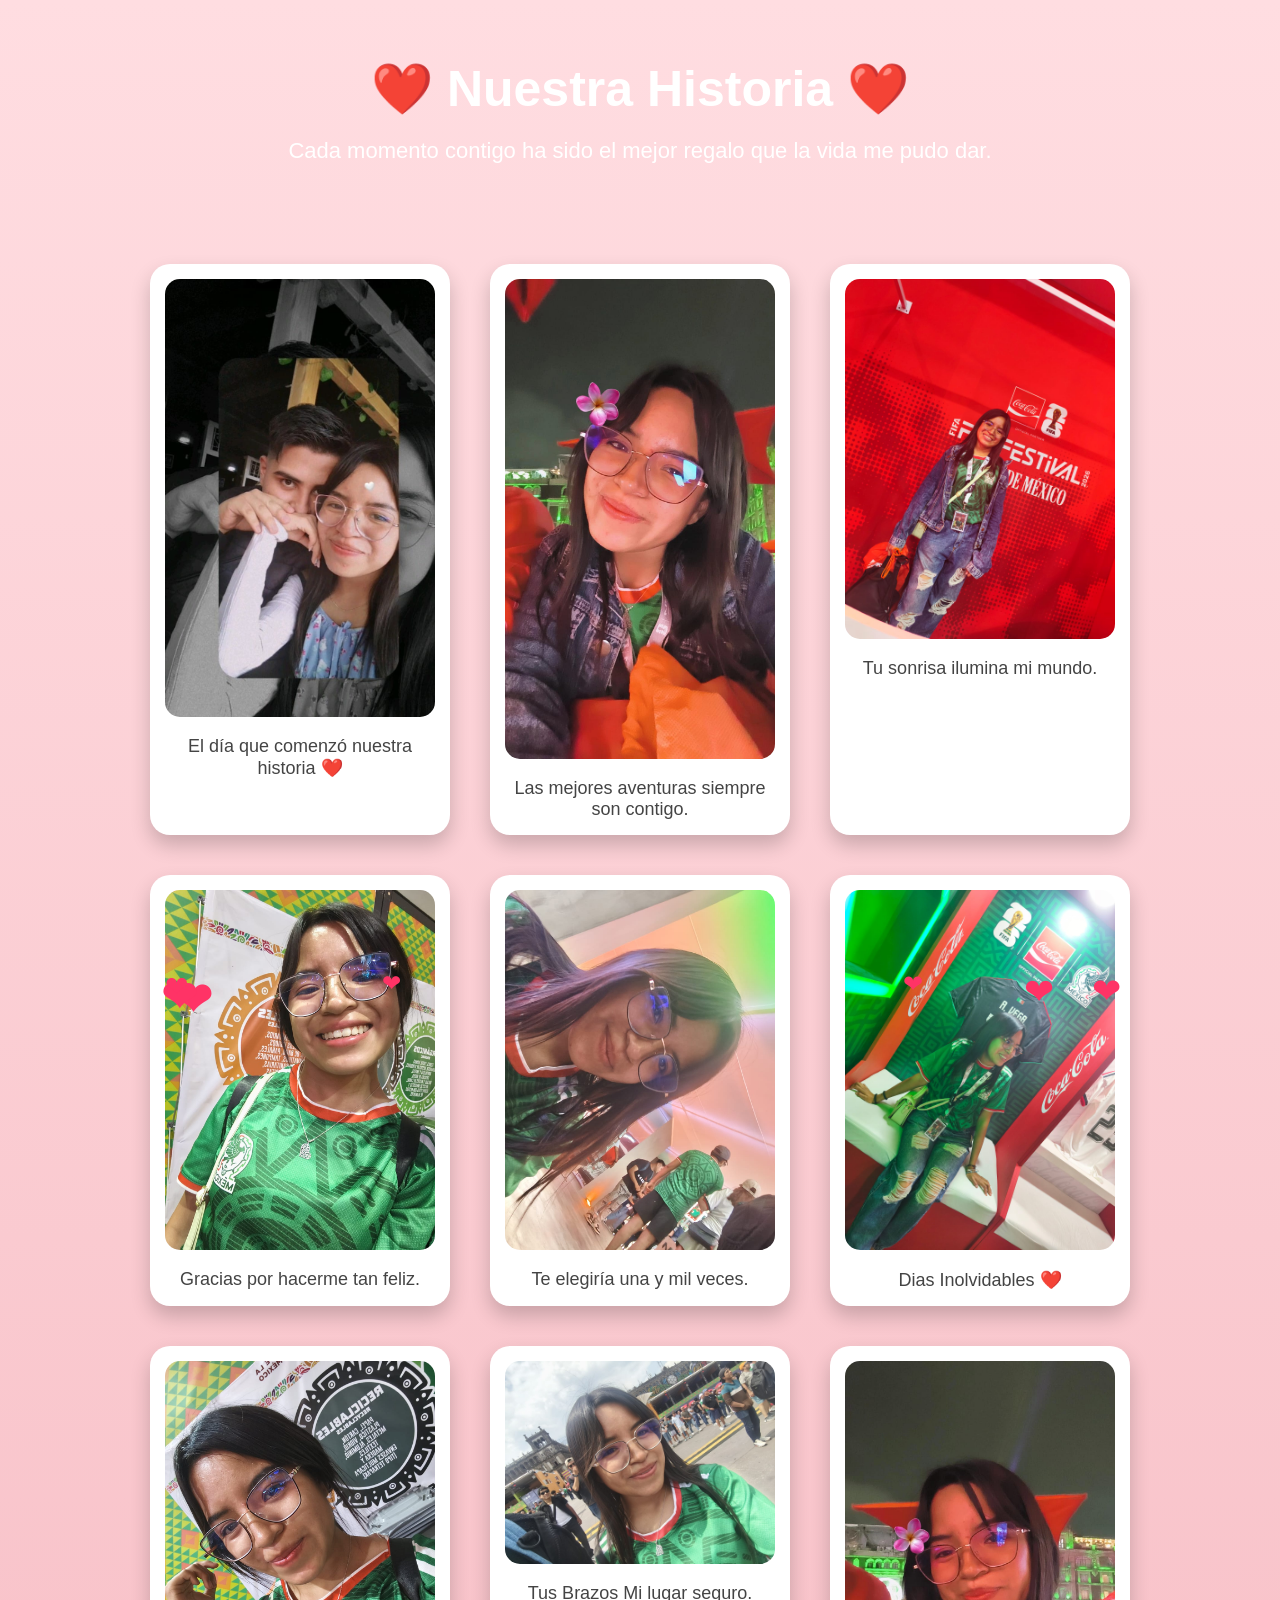
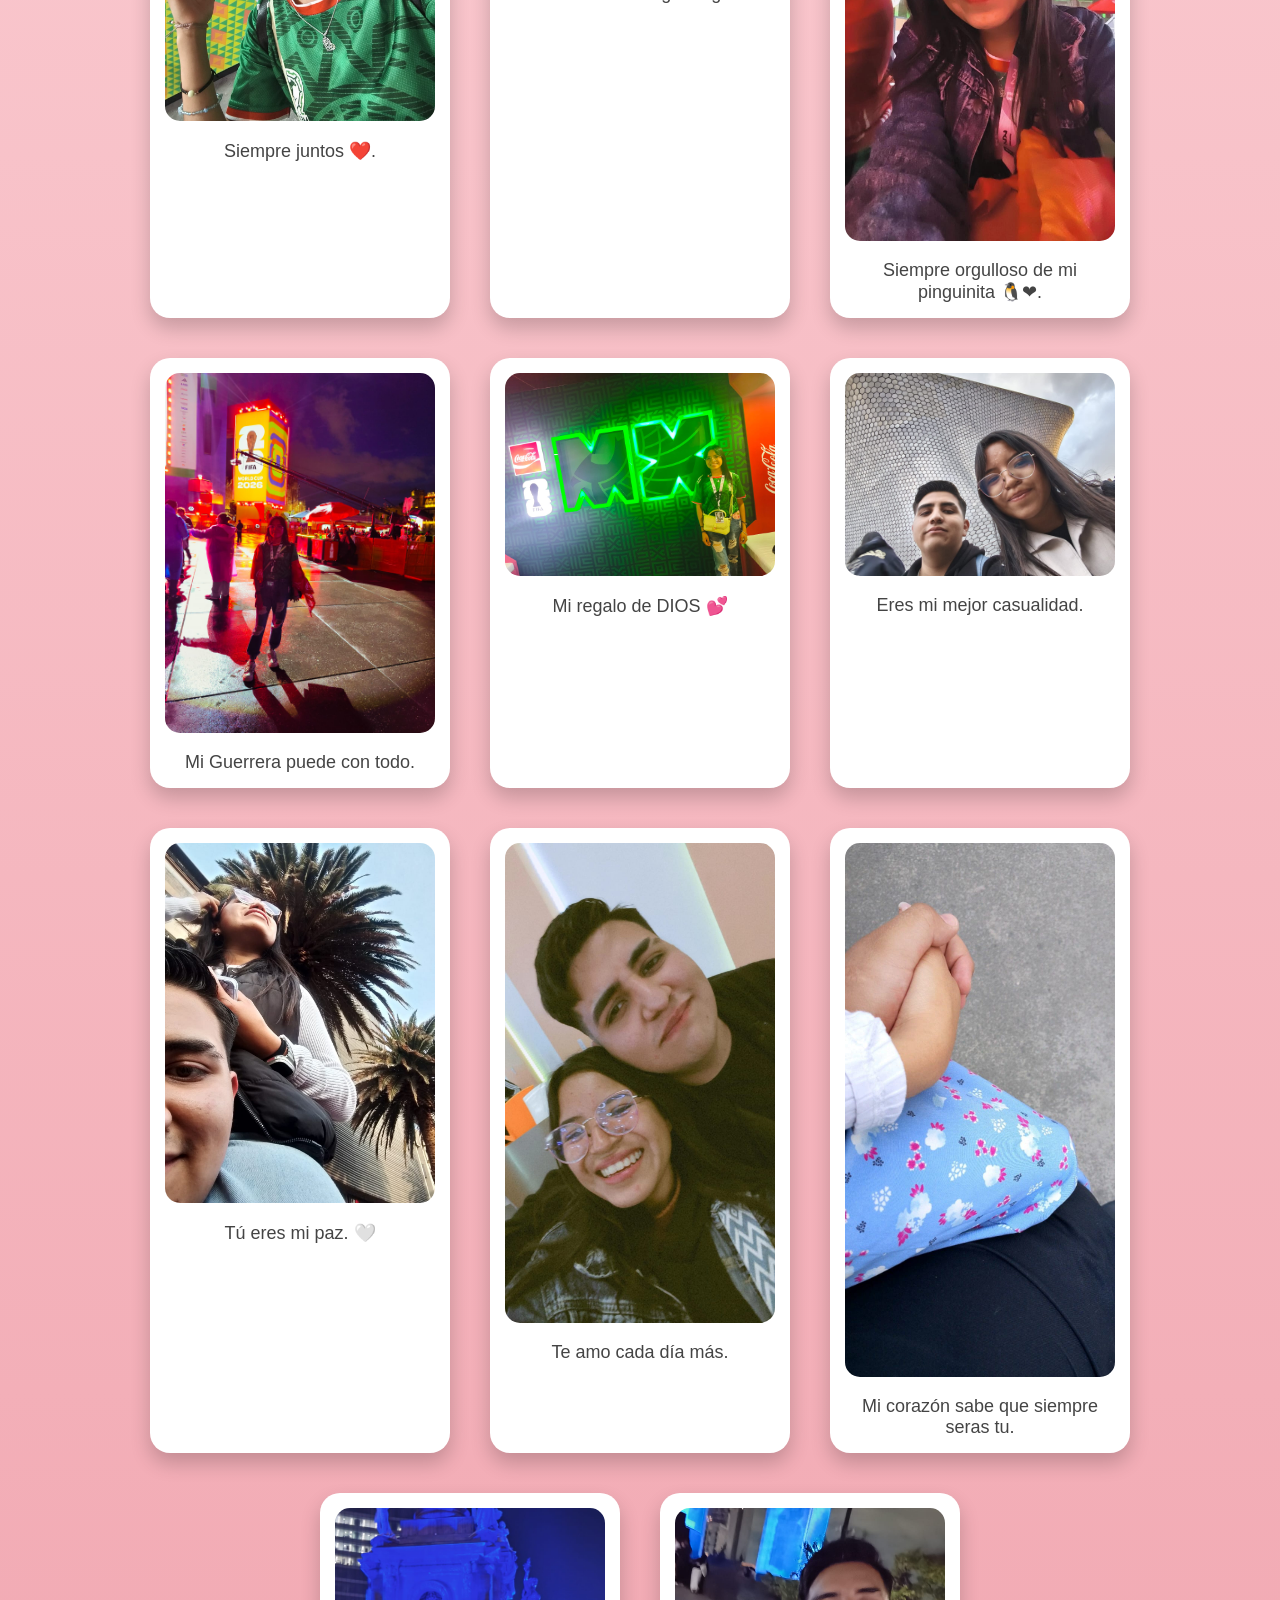
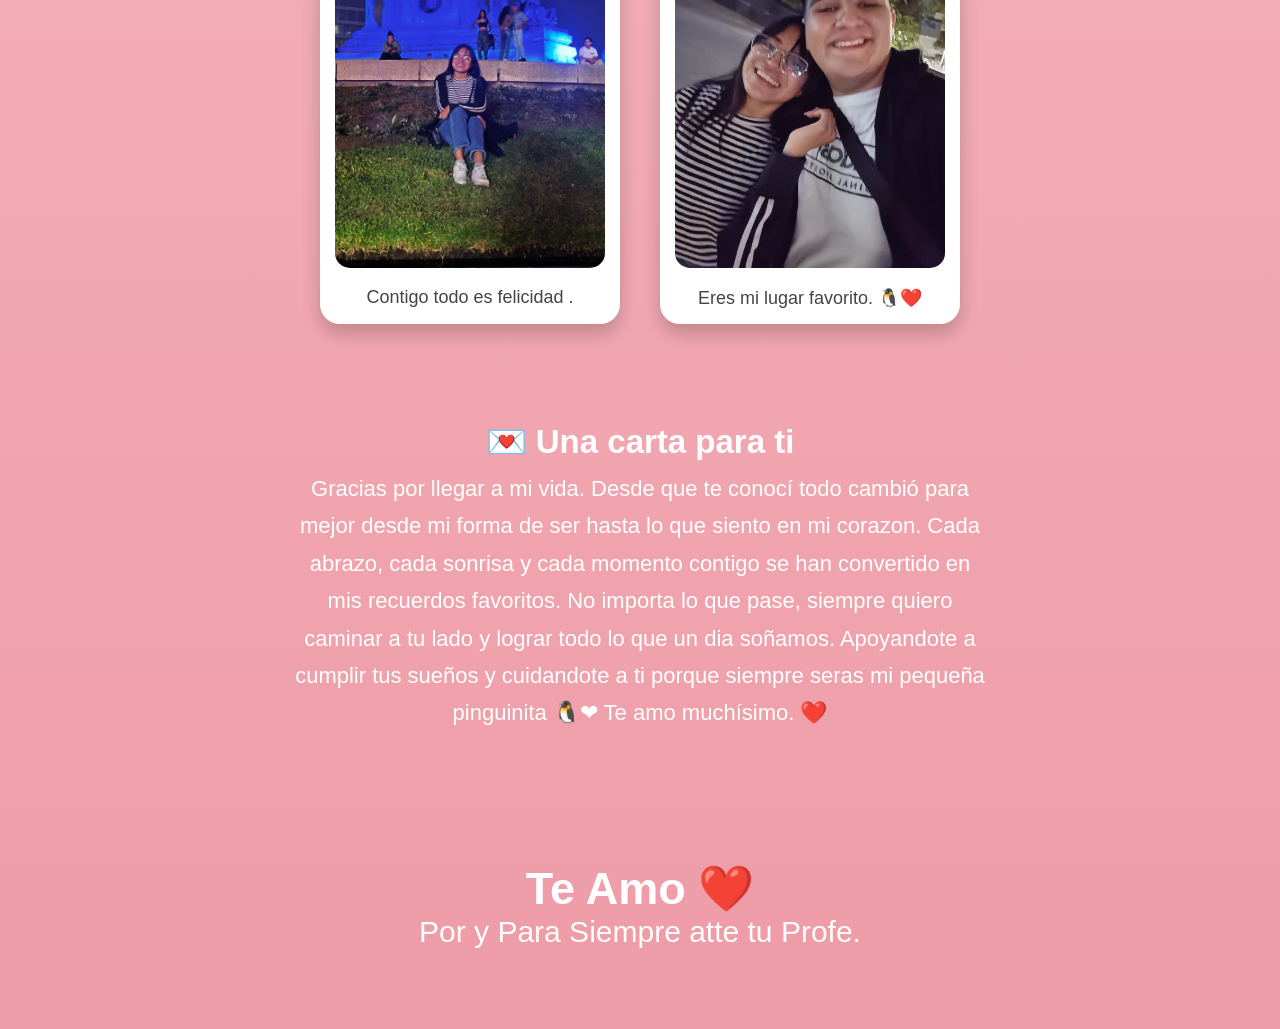
<file: index.html>
<!DOCTYPE html>
<html lang="es">
<head>
    <meta charset="UTF-8">
    <meta name="viewport" content="width=device-width, initial-scale=1.0">
    <title>Para el Amor de Mi Vida ❤️</title>

    <link rel="stylesheet" href="style.css">
</head>
<body>

<div id="hearts"></div>

<header>

<h1>❤️ Nuestra Historia ❤️</h1>

<p>
Cada momento contigo ha sido el mejor regalo que la vida me pudo dar.
</p>

</header>

<section class="gallery">

<div class="card">
<img src="foto1.jpeg">
<p>El día que comenzó nuestra historia ❤️</p>
</div>

<div class="card">
<img src="foto2.jpeg">
<p>Las mejores aventuras siempre son contigo.</p>
</div>

<div class="card">
<img src="foto3.jpeg">
<p>Tu sonrisa ilumina mi mundo.</p>
</div>

<div class="card">
<img src="foto4.jpeg">
<p>Gracias por hacerme tan feliz.</p>
</div>

<div class="card">
<img src="foto5.jpeg">
<p>Te elegiría una y mil veces.</p>
</div>

<div class="card">
<img src="foto6.jpeg">
<p> Dias Inolvidables ❤️</p>
</div>

<div class="card">
<img src="foto7.jpeg">
<p>Siempre juntos ❤️.</p>
</div>

<div class="card">
<img src="foto8.jpeg">
<p>Tus Brazos Mi lugar seguro.</p>
</div>

<div class="card">
<img src="foto9.jpeg">
<p>Siempre orgulloso de mi pinguinita 🐧❤.</p>
</div>

<div class="card">
<img src="foto10.jpeg">
<p>Mi Guerrera puede con todo.</p>
</div>

<div class="card">
<img src="foto11.jpeg">
<p>Mi regalo de DIOS 💕</p>
</div>

<div class="card">
<img src="foto12.jpeg">
<p>Eres mi mejor casualidad.</p>
</div>

<div class="card">
<img src="foto13.jpeg">
<p> Tú eres mi paz. 🤍</p>
</div>

<div class="card">
<img src="foto14.jpeg">
<p>Te amo cada día más.</p>
</div>

<div class="card">
<img src="foto15.jpeg">
<p>Mi corazón sabe que siempre seras tu.</p>
</div>

<div class="card">
<img src="foto16.jpeg">
<p>Contigo todo es felicidad .</p>
</div>

<div class="card">
<img src="foto17.jpeg">
<p>Eres mi lugar favorito. 🐧❤️</p>
</div>

</section>

<section class="letter">

<h2>💌 Una carta para ti</h2>

<p>

Gracias por llegar a mi vida.

Desde que te conocí todo cambió para mejor desde mi forma de ser hasta lo que siento en mi corazon.

Cada abrazo, cada sonrisa y cada momento contigo se han convertido en mis recuerdos favoritos.

No importa lo que pase, siempre quiero caminar a tu lado y lograr todo lo que un dia soñamos.

Apoyandote a cumplir tus sueños y cuidandote a ti porque siempre seras mi pequeña pinguinita 🐧❤ 

Te amo muchísimo.

❤️

</p>

</section>

<footer>

<h2>Te Amo ❤️</h2>

<p>Por y Para Siempre atte tu Profe.</p>

</footer>

<script src="script.js"></script>

</body>
</html>
</file>
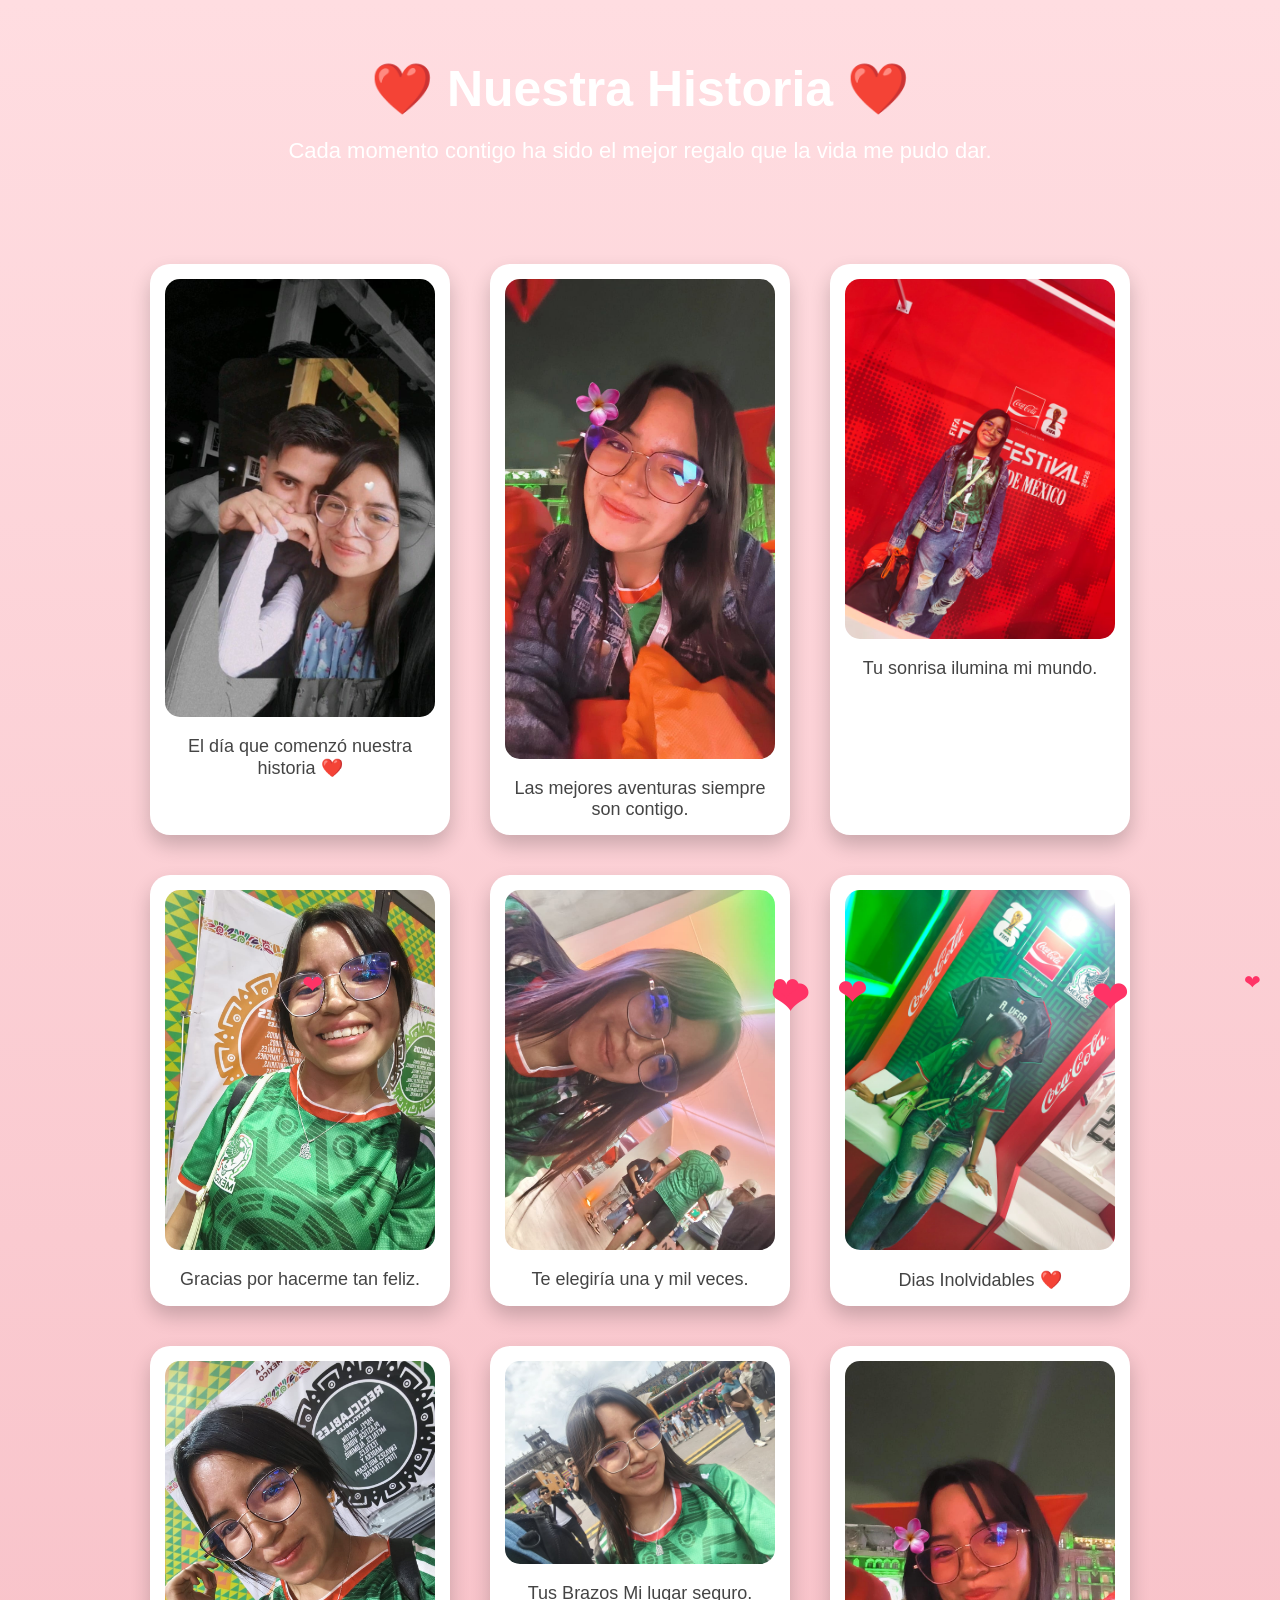
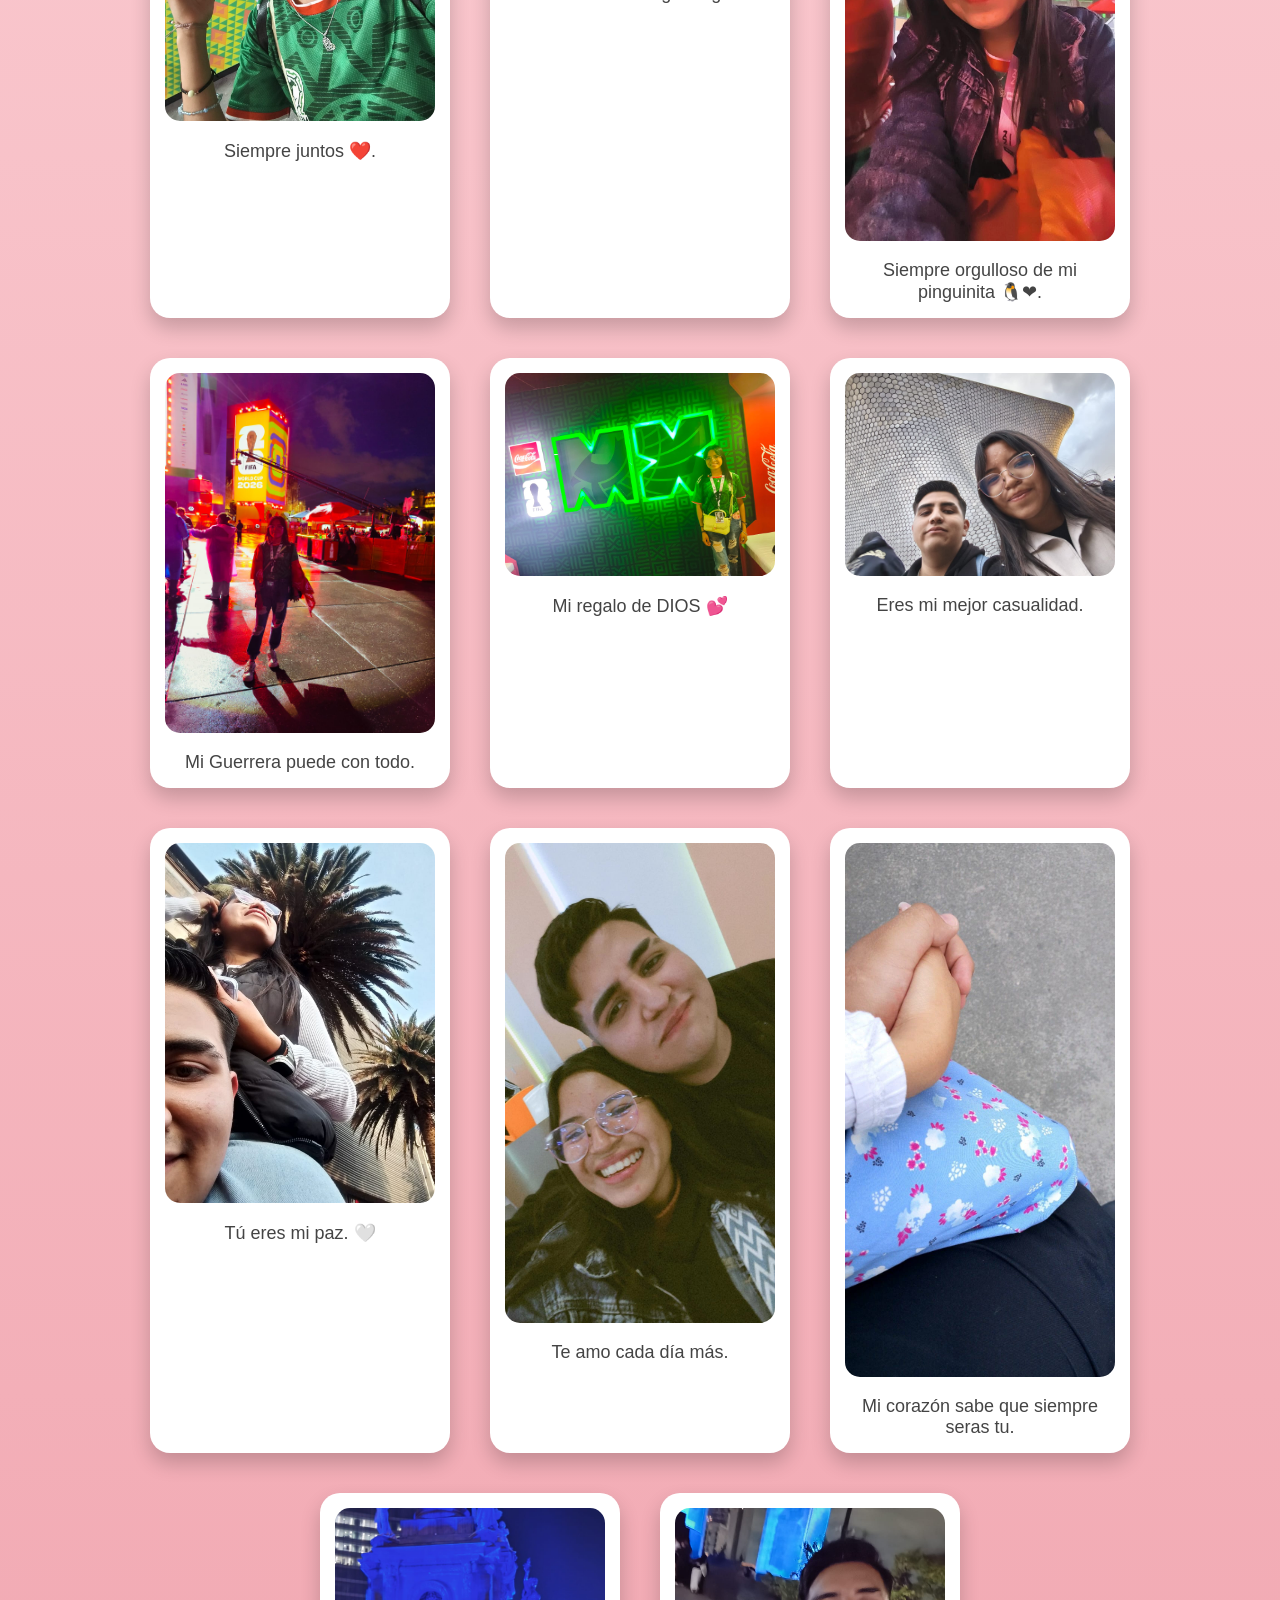
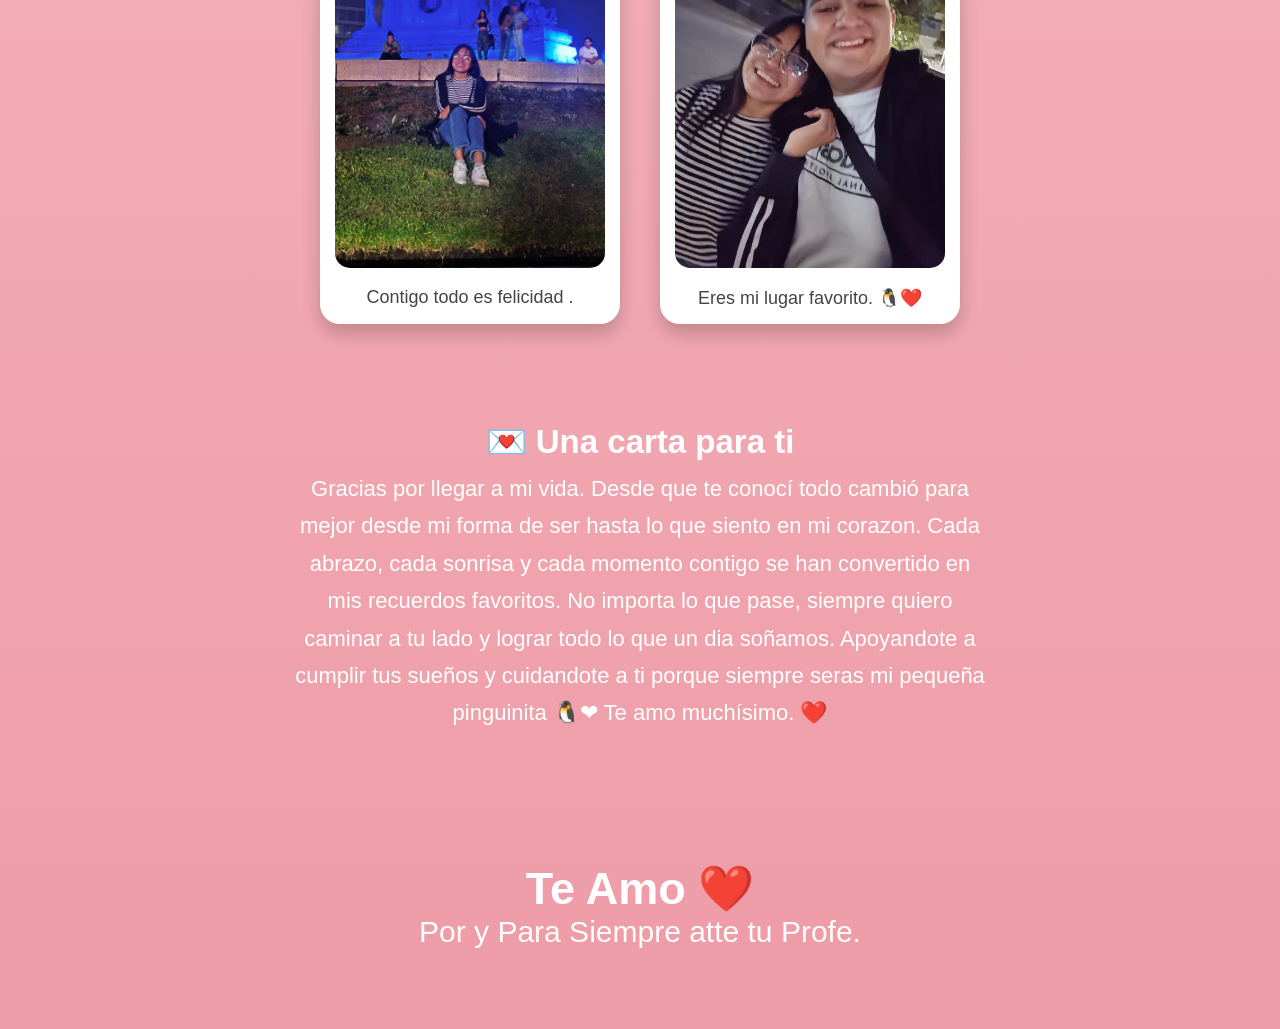
<file: Untitled-1.html>
<!DOCTYPE html>
<html lang="es">
<head>
    <meta charset="UTF-8">
    <meta name="viewport" content="width=device-width, initial-scale=1.0">
    <title>Para el Amor de Mi Vida ❤️</title>

    <link rel="stylesheet" href="style.css">
</head>
<body>

<div id="hearts"></div>

<header>

<h1>❤️ Nuestra Historia ❤️</h1>

<p>
Cada momento contigo ha sido el mejor regalo que la vida me pudo dar.
</p>

</header>

<section class="gallery">

<div class="card">
<img src="foto1.jpeg">
<p>El día que comenzó nuestra historia ❤️</p>
</div>

<div class="card">
<img src="foto2.jpeg">
<p>Las mejores aventuras siempre son contigo.</p>
</div>

<div class="card">
<img src="foto3.jpeg">
<p>Tu sonrisa ilumina mi mundo.</p>
</div>

<div class="card">
<img src="foto4.jpeg">
<p>Gracias por hacerme tan feliz.</p>
</div>

<div class="card">
<img src="foto5.jpeg">
<p>Te elegiría una y mil veces.</p>
</div>

<div class="card">
<img src="foto6.jpeg">
<p> Dias Inolvidables ❤️</p>
</div>

<div class="card">
<img src="foto7.jpeg">
<p>Siempre juntos ❤️.</p>
</div>

<div class="card">
<img src="foto8.jpeg">
<p>Tus Brazos Mi lugar seguro.</p>
</div>

<div class="card">
<img src="foto9.jpeg">
<p>Siempre orgulloso de mi pinguinita 🐧❤.</p>
</div>

<div class="card">
<img src="foto10.jpeg">
<p>Mi Guerrera puede con todo.</p>
</div>

<div class="card">
<img src="foto11.jpeg">
<p>Mi regalo de DIOS 💕</p>
</div>

<div class="card">
<img src="foto12.jpeg">
<p>Eres mi mejor casualidad.</p>
</div>

<div class="card">
<img src="foto13.jpeg">
<p> Tú eres mi paz. 🤍</p>
</div>

<div class="card">
<img src="foto14.jpeg">
<p>Te amo cada día más.</p>
</div>

<div class="card">
<img src="foto15.jpeg">
<p>Mi corazón sabe que siempre seras tu.</p>
</div>

<div class="card">
<img src="foto16.jpeg">
<p>Contigo todo es felicidad .</p>
</div>

<div class="card">
<img src="foto17.jpeg">
<p>Eres mi lugar favorito. 🐧❤️</p>
</div>

</section>

<section class="letter">

<h2>💌 Una carta para ti</h2>

<p>

Gracias por llegar a mi vida.

Desde que te conocí todo cambió para mejor desde mi forma de ser hasta lo que siento en mi corazon.

Cada abrazo, cada sonrisa y cada momento contigo se han convertido en mis recuerdos favoritos.

No importa lo que pase, siempre quiero caminar a tu lado y lograr todo lo que un dia soñamos.

Apoyandote a cumplir tus sueños y cuidandote a ti porque siempre seras mi pequeña pinguinita 🐧❤ 

Te amo muchísimo.

❤️

</p>

</section>

<footer>

<h2>Te Amo ❤️</h2>

<p>Por y Para Siempre atte tu Profe.</p>

</footer>

<script src="script.js"></script>

</body>
</html>
</file>
<file: style.css>
*{
margin:0;
padding:0;
box-sizing:border-box;
}

body{

background:linear-gradient(#ffdde1,#ee9ca7);

font-family:Arial,Helvetica,sans-serif;

overflow-x:hidden;

color:white;

}

header{

text-align:center;

padding:60px 20px;

}

header h1{

font-size:50px;

margin-bottom:20px;

}

header p{

font-size:22px;

}

.gallery{

display:flex;

flex-wrap:wrap;

justify-content:center;

gap:40px;

padding:40px;

}

.card{

background:white;

color:#444;

border-radius:20px;

padding:15px;

width:300px;

box-shadow:0 10px 20px rgba(0,0,0,.2);

transition:.4s;

}

.card:hover{

transform:scale(1.05);

}

.card img{

width:100%;

border-radius:15px;

}

.card p{

margin-top:15px;

text-align:center;

font-size:18px;

}

.letter{

max-width:800px;

margin:auto;

padding:50px;

font-size:22px;

line-height:1.7;

text-align:center;

}

footer{

padding:80px;

text-align:center;

font-size:30px;

}

.heart{

position:fixed;

top:-20px;

color:#ff3366;

animation:fall linear forwards;

pointer-events:none;

}

@keyframes fall{

to{

transform:translateY(110vh);

}

}
</file>
